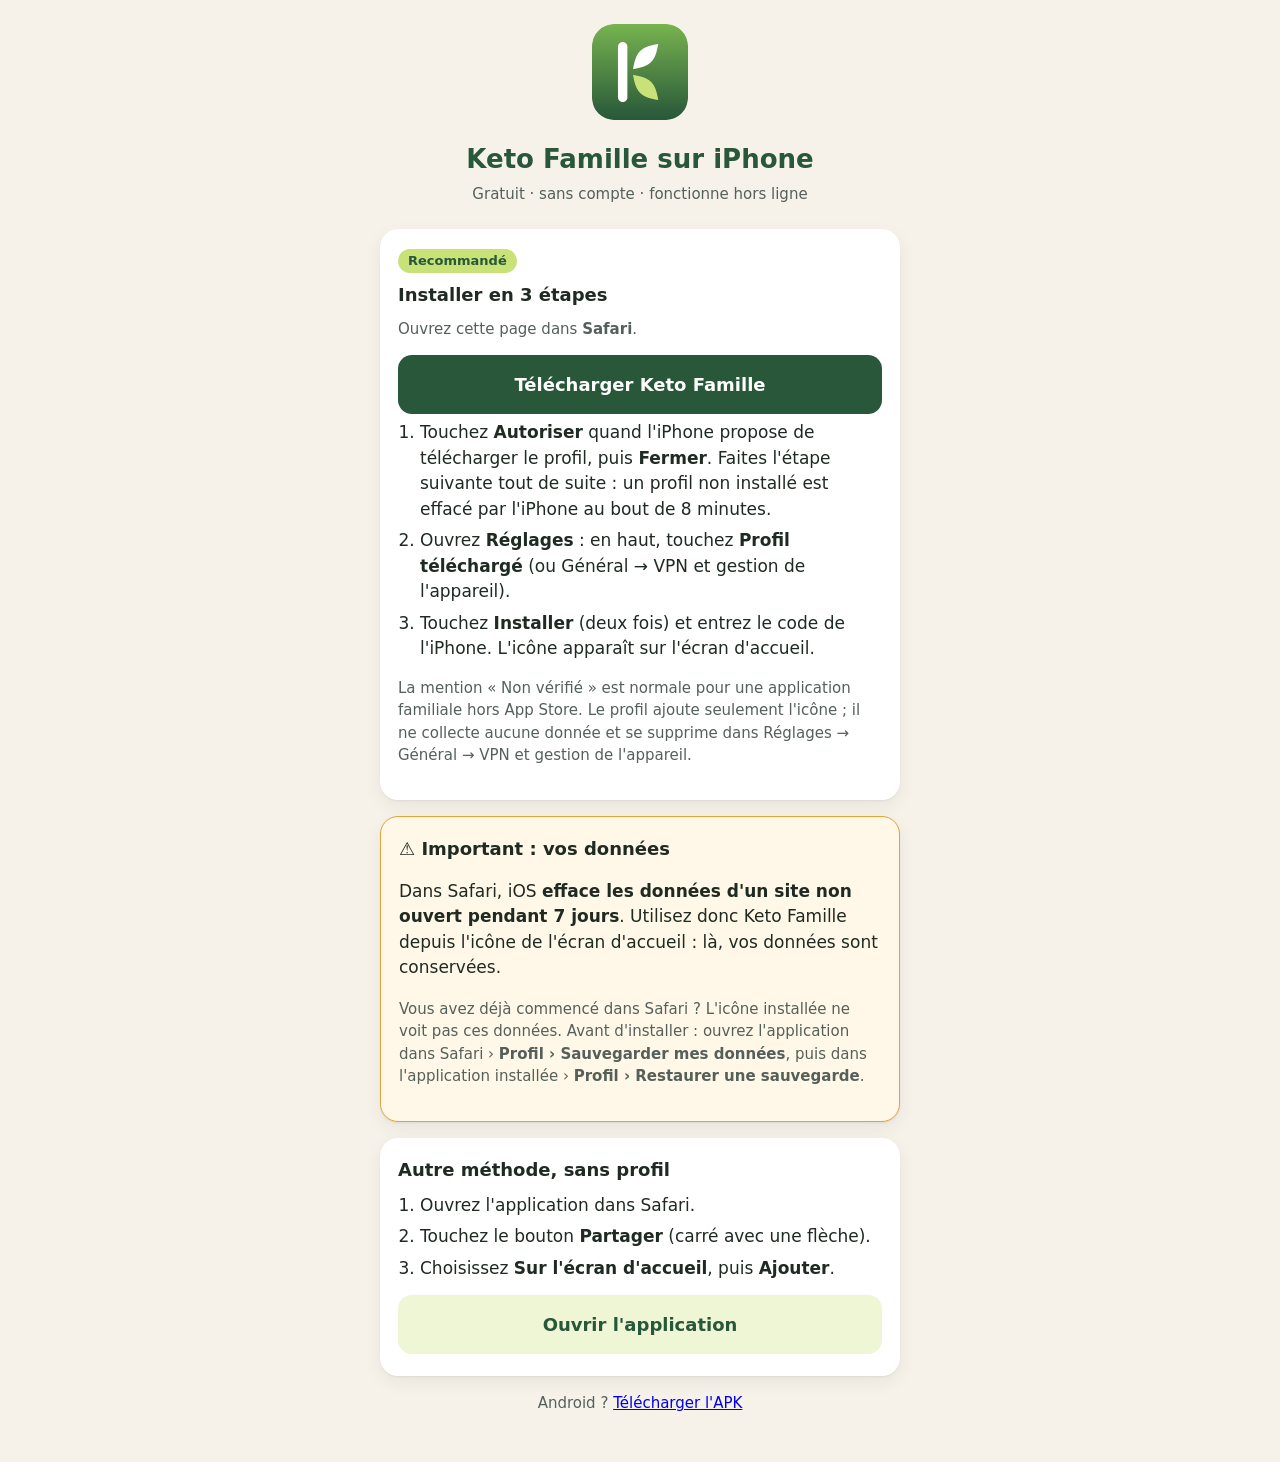
<file: iphone.html>
<!doctype html>
<html lang="fr">
<head>
<meta charset="utf-8">
<meta name="viewport" content="width=device-width, initial-scale=1, viewport-fit=cover">
<meta name="theme-color" content="#28573a">
<title>Installer Keto Famille sur iPhone</title>
<link rel="apple-touch-icon" href="apple-touch-icon.png">
<style>
  :root { --green:#28573a; --bg:#f6f2ea; --ink:#1f2a22; --muted:#55605a; }
  * { box-sizing: border-box; }
  body { margin:0; background:var(--bg); color:var(--ink); font:17px/1.5 system-ui,-apple-system,"Segoe UI",Roboto,sans-serif;
    padding: calc(24px + env(safe-area-inset-top)) 20px calc(32px + env(safe-area-inset-bottom)); }
  main { max-width: 520px; margin: 0 auto; }
  header { text-align:center; margin-bottom: 24px; }
  header img { width: 96px; height: 96px; border-radius: 22px; }
  h1 { font-size: 26px; margin: 12px 0 4px; color: var(--green); }
  .card { background:#fff; border-radius:18px; padding:18px; margin-bottom:16px; box-shadow:0 1px 2px rgba(0,0,0,.06),0 6px 18px rgba(0,0,0,.06); }
  h2 { font-size: 18px; margin: 0 0 10px; }
  ol { margin: 0; padding-left: 22px; } li { margin: 6px 0; }
  .btn { display:block; text-align:center; background:var(--green); color:#fff; text-decoration:none; font-weight:700;
    border-radius:14px; padding:16px; margin: 14px 0 4px; font-size:18px; }
  .btn.light { background:#eef6d6; color:var(--green); }
  .muted { color: var(--muted); font-size: 15px; }
  .tag { display:inline-block; background:#c8e278; color:var(--green); font-weight:700; font-size:13px; border-radius:999px; padding:2px 10px; }
</style>
</head>
<body>
<main>
  <header>
    <img src="icon-192.png" alt="">
    <h1>Keto Famille sur iPhone</h1>
    <div class="muted">Gratuit · sans compte · fonctionne hors ligne</div>
  </header>

  <div class="card">
    <span class="tag">Recommandé</span>
    <h2 style="margin-top:8px">Installer en 3 étapes</h2>
    <p class="muted" style="margin-top:0">Ouvrez cette page dans <b>Safari</b>.</p>
    <a class="btn" href="KetoFamille.mobileconfig">Télécharger Keto Famille</a>
    <ol>
      <li>Touchez <b>Autoriser</b> quand l'iPhone propose de télécharger le profil, puis <b>Fermer</b>. Faites l'étape suivante tout de suite : un profil non installé est effacé par l'iPhone au bout de 8 minutes.</li>
      <li>Ouvrez <b>Réglages</b> : en haut, touchez <b>Profil téléchargé</b> (ou Général → VPN et gestion de l'appareil).</li>
      <li>Touchez <b>Installer</b> (deux fois) et entrez le code de l'iPhone. L'icône apparaît sur l'écran d'accueil.</li>
    </ol>
    <p class="muted">La mention « Non vérifié » est normale pour une application familiale hors App Store. Le profil ajoute seulement l'icône ; il ne collecte aucune donnée et se supprime dans Réglages → Général → VPN et gestion de l'appareil.</p>
  </div>

  <div class="card" style="border:1.5px solid #e0a43a;background:#fff8e8">
    <h2>⚠️ Important : vos données</h2>
    <p>Dans Safari, iOS <b>efface les données d'un site non ouvert pendant 7 jours</b>. Utilisez donc Keto Famille depuis l'icône de l'écran d'accueil : là, vos données sont conservées.</p>
    <p class="muted">Vous avez déjà commencé dans Safari ? L'icône installée ne voit pas ces données. Avant d'installer : ouvrez l'application dans Safari › <b>Profil › Sauvegarder mes données</b>, puis dans l'application installée › <b>Profil › Restaurer une sauvegarde</b>.</p>
  </div>

  <div class="card">
    <h2>Autre méthode, sans profil</h2>
    <ol>
      <li>Ouvrez l'application dans Safari.</li>
      <li>Touchez le bouton <b>Partager</b> (carré avec une flèche).</li>
      <li>Choisissez <b>Sur l'écran d'accueil</b>, puis <b>Ajouter</b>.</li>
    </ol>
    <a class="btn light" href="./">Ouvrir l'application</a>
  </div>

  <p class="muted" style="text-align:center">Android ? <a href="https://github.com/drissguessous/keto/raw/main/telechargement/KetoFamille.apk">Télécharger l'APK</a></p>
</main>
</body>
</html>
</file>
